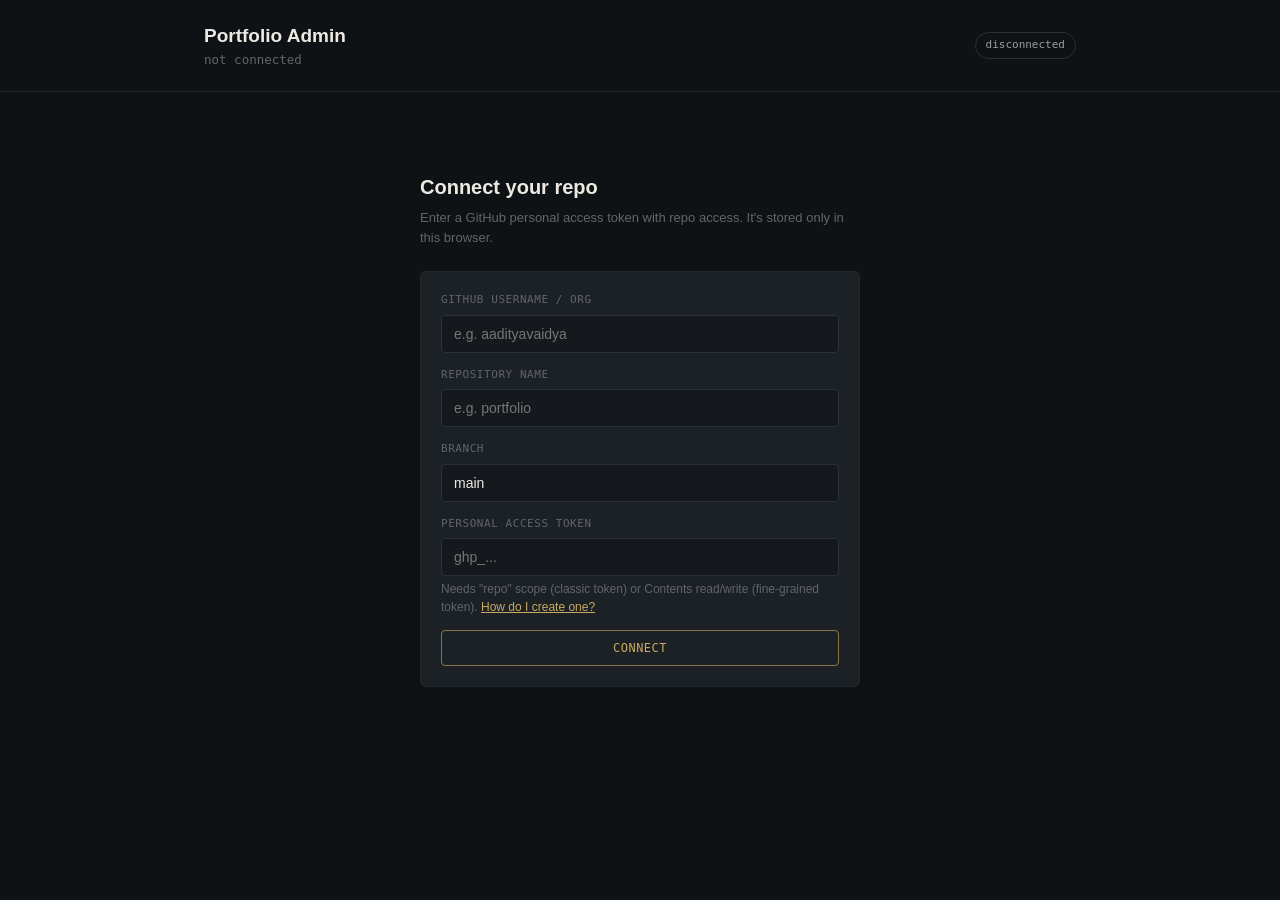
<file: admin.html>
<!DOCTYPE html>
<html lang="en">
<head>
<meta charset="UTF-8">
<meta name="viewport" content="width=device-width, initial-scale=1.0">
<title>Portfolio Admin</title>
<style>
:root{
  --bg:#0F1215; --bg-alt:#15191D; --bg-elev:#1C2126;
  --line:#2A3037; --line-soft:#22272C;
  --ink:#ECE9E2; --ink-dim:#9A9D9F; --ink-faint:#61656A;
  --brass:#C9A961; --brass-dim:#8A7346; --brass-glow:rgba(201,169,97,0.15);
  --danger:#E2574C; --danger-dim:#B23A3A; --ok:#7FBF8C;
  --sans:'Inter',-apple-system,sans-serif; --mono:'JetBrains Mono',monospace;
}
*{ margin:0; padding:0; box-sizing:border-box; }
body{ background:var(--bg); color:var(--ink); font-family:var(--sans); line-height:1.5; padding:0 0 80px; }
a{ color:inherit; }
.wrap{ max-width:920px; margin:0 auto; padding:0 24px; }
header.top{ border-bottom:1px solid var(--line-soft); padding:22px 0; margin-bottom:28px; }
header.top .wrap{ display:flex; align-items:center; justify-content:space-between; gap:16px; flex-wrap:wrap; }
h1{ font-size:19px; font-weight:600; }
.sub{ color:var(--ink-faint); font-size:12.5px; font-family:var(--mono); }
.pill{ font-family:var(--mono); font-size:11px; padding:4px 10px; border-radius:20px; border:1px solid var(--line); color:var(--ink-dim); }
.pill.ok{ border-color:var(--ok); color:var(--ok); }

.tabs{ display:flex; gap:6px; margin-bottom:24px; flex-wrap:wrap; border-bottom:1px solid var(--line-soft); }
.tab-btn{
  background:none; border:none; color:var(--ink-faint); font-family:var(--mono); font-size:12.5px;
  text-transform:uppercase; letter-spacing:0.04em; padding:10px 14px; cursor:pointer; border-bottom:2px solid transparent;
}
.tab-btn.active{ color:var(--brass); border-bottom-color:var(--brass); }
.tab-btn:hover{ color:var(--ink); }
.panel{ display:none; }
.panel.active{ display:block; }

.card{ background:var(--bg-elev); border:1px solid var(--line-soft); border-radius:6px; padding:20px; margin-bottom:16px; }
.card h3{ font-size:14px; font-weight:600; margin-bottom:14px; display:flex; align-items:center; justify-content:space-between; gap:8px; }
.field{ margin-bottom:14px; }
.field label{ display:block; font-family:var(--mono); font-size:11px; color:var(--ink-faint); text-transform:uppercase; letter-spacing:0.05em; margin-bottom:6px; }
.field input[type=text], .field input[type=url], .field input[type=email], .field input[type=password], .field textarea, .field select{
  width:100%; background:var(--bg-alt); border:1px solid var(--line); color:var(--ink); padding:10px 12px;
  border-radius:4px; font-family:var(--sans); font-size:14px;
}
.field textarea{ resize:vertical; min-height:64px; font-family:var(--sans); }
.field input:focus, .field textarea:focus, .field select:focus{ outline:none; border-color:var(--brass-dim); }
.row{ display:flex; gap:12px; flex-wrap:wrap; }
.row .field{ flex:1; min-width:140px; }

.btn{
  font-family:var(--mono); font-size:12px; text-transform:uppercase; letter-spacing:0.04em;
  padding:10px 16px; border-radius:4px; border:1px solid var(--brass-dim); color:var(--brass);
  background:none; cursor:pointer; transition:background .2s ease,color .2s ease; display:inline-flex; align-items:center; gap:6px;
}
.btn:hover{ background:var(--brass); color:#12151A; }
.btn.secondary{ border-color:var(--line); color:var(--ink-dim); }
.btn.secondary:hover{ background:var(--bg-alt); color:var(--ink); }
.btn.danger{ border-color:var(--danger-dim); color:var(--danger); }
.btn.danger:hover{ background:var(--danger); color:#12151A; }
.btn.small{ padding:6px 11px; font-size:11px; }
.btn:disabled{ opacity:0.45; cursor:not-allowed; }
.btn:disabled:hover{ background:none; color:var(--brass); }

.item-list{ display:flex; flex-direction:column; gap:10px; }
.item-row{ display:flex; gap:10px; align-items:flex-start; background:var(--bg-alt); border:1px solid var(--line-soft); border-radius:4px; padding:12px; }
.item-row .fields{ flex:1; display:flex; flex-direction:column; gap:8px; }
.item-row .fields .row{ margin:0; }
.item-actions{ display:flex; flex-direction:column; gap:6px; }

.thumb-row{ display:flex; align-items:center; gap:12px; margin-bottom:10px; }
.thumb{
  width:64px; height:64px; border-radius:4px; object-fit:cover; border:1px solid var(--line-soft);
  background:var(--bg); display:flex; align-items:center; justify-content:center; font-family:var(--mono); font-size:9px; color:var(--ink-faint); text-align:center;
}
.upload-btn{ font-family:var(--mono); font-size:11px; color:var(--brass-dim); cursor:pointer; text-decoration:underline; }
.upload-btn input{ display:none; }

.toast{
  position:fixed; bottom:24px; left:50%; transform:translateX(-50%) translateY(20px); opacity:0;
  background:var(--bg-elev); border:1px solid var(--line); color:var(--ink); padding:12px 20px; border-radius:6px;
  font-family:var(--mono); font-size:12.5px; transition:opacity .25s ease, transform .25s ease; pointer-events:none; z-index:100; max-width:520px; text-align:center;
}
.toast.show{ opacity:1; transform:translateX(-50%) translateY(0); }
.toast.error{ border-color:var(--danger-dim); color:var(--danger); }
.toast.ok{ border-color:var(--ok); color:var(--ok); }

.connect-screen{ max-width:440px; margin:80px auto; }
.connect-screen h2{ font-size:20px; margin-bottom:6px; }
.connect-screen p.hint{ color:var(--ink-faint); font-size:13px; margin-bottom:24px; }
.connect-screen .card{ margin-bottom:0; }
.hint{ color:var(--ink-faint); font-size:12px; margin-top:4px; }
.link{ color:var(--brass); text-decoration:underline; cursor:pointer; font-size:12px; }

.save-bar{
  position:sticky; bottom:0; background:var(--bg); border-top:1px solid var(--line-soft); padding:14px 0; margin-top:8px;
  display:flex; justify-content:flex-end; gap:10px;
}
.empty-note{ color:var(--ink-faint); font-size:13px; font-family:var(--mono); padding:12px 0; }
.status-tag{ font-family:var(--mono); font-size:10px; padding:2px 8px; border-radius:10px; border:1px solid var(--brass-dim); color:var(--brass); }
.status-tag.up{ border-color:var(--danger-dim); color:var(--danger); }
</style>
</head>
<body>

<div class="toast" id="toast"></div>

<header class="top">
  <div class="wrap">
    <div>
      <h1>Portfolio Admin</h1>
      <div class="sub" id="repoLabel">not connected</div>
    </div>
    <div style="display:flex; gap:10px; align-items:center;">
      <span class="pill" id="connPill">disconnected</span>
      <button class="btn secondary small" id="disconnectBtn" style="display:none;">Change repo</button>
    </div>
  </div>
</header>

<div class="wrap">

  <!-- CONNECT SCREEN -->
  <div id="connectScreen" class="connect-screen">
    <h2>Connect your repo</h2>
    <p class="hint">Enter a GitHub personal access token with repo access. It's stored only in this browser.</p>
    <div class="card">
      <div class="field">
        <label>GitHub username / org</label>
        <input type="text" id="cfgOwner" placeholder="e.g. aadityavaidya">
      </div>
      <div class="field">
        <label>Repository name</label>
        <input type="text" id="cfgRepo" placeholder="e.g. portfolio">
      </div>
      <div class="field">
        <label>Branch</label>
        <input type="text" id="cfgBranch" value="main">
      </div>
      <div class="field">
        <label>Personal access token</label>
        <input type="password" id="cfgToken" placeholder="ghp_...">
        <div class="hint">Needs "repo" scope (classic token) or Contents read/write (fine-grained token). <span class="link" id="tokenHelpLink">How do I create one?</span></div>
      </div>
      <button class="btn" id="connectBtn" style="width:100%; justify-content:center;">Connect</button>
    </div>
  </div>

  <!-- MAIN EDITOR (hidden until connected) -->
  <div id="editorScreen" style="display:none;">
    <div class="tabs">
      <button class="tab-btn active" data-tab="site">Site</button>
      <button class="tab-btn" data-tab="projects">Projects</button>
      <button class="tab-btn" data-tab="films">Films</button>
      <button class="tab-btn" data-tab="filmpage" id="filmPageTabBtn" style="display:none;">Film Page</button>
    </div>

    <div id="loadingNote" class="empty-note">Loading site data…</div>

    <!-- SITE TAB -->
    <div class="panel" id="panel-site">
      <div class="card">
        <h3>Hero &amp; header</h3>
        <div class="field"><label>Your name</label><input type="text" id="siteName"></div>
        <div class="row">
          <div class="field"><label>Role</label><input type="text" id="siteRole"></div>
        </div>
        <div class="field"><label>Hero tagline (after "I'm a &lt;role&gt;,")</label><textarea id="siteHeroTagline"></textarea></div>
      </div>

      <div class="card">
        <h3>About section <button class="btn small" id="addAboutBtn">+ Paragraph</button></h3>
        <div class="item-list" id="aboutList"></div>
      </div>

      <div class="card">
        <h3>Quick facts <button class="btn small" id="addFactBtn">+ Fact</button></h3>
        <div class="item-list" id="factsList"></div>
      </div>

      <div class="card">
        <h3>Skills <button class="btn small" id="addSkillGroupBtn">+ Group</button></h3>
        <div class="item-list" id="skillsList"></div>
      </div>

      <div class="card">
        <h3>Contact &amp; footer</h3>
        <div class="field"><label>Email</label><input type="email" id="siteEmail"></div>
        <div class="field"><label>Contact intro line</label><input type="text" id="siteContactBlurb"></div>
        <div class="field"><label>Footer name</label><input type="text" id="siteFooterName"></div>
      </div>

      <div class="card">
        <h3>Social links <button class="btn small" id="addSocialBtn">+ Link</button></h3>
        <div class="item-list" id="socialsList"></div>
      </div>

      <div class="save-bar">
        <button class="btn" id="saveSiteBtn">Save site changes</button>
      </div>
    </div>

    <!-- PROJECTS TAB -->
    <div class="panel" id="panel-projects">
      <div class="card">
        <h3>Projects <button class="btn small" id="addProjectBtn">+ Project</button></h3>
        <div class="item-list" id="projectsList"></div>
      </div>
      <div class="save-bar">
        <button class="btn" id="saveProjectsBtn">Save project changes</button>
      </div>
    </div>

    <!-- FILMS TAB -->
    <div class="panel" id="panel-films">
      <div class="card">
        <h3>Short films <button class="btn small" id="addFilmBtn">+ Film</button></h3>
        <p class="hint" style="margin-bottom:12px;">Adding a film creates its own page automatically. Deleting a film here only removes it from this list — its page file stays in the repo.</p>
        <div class="item-list" id="filmsList"></div>
      </div>
      <div class="save-bar">
        <button class="btn" id="saveFilmsBtn">Save film list</button>
      </div>
    </div>

    <!-- FILM PAGE TAB -->
    <div class="panel" id="panel-filmpage">
      <div id="filmPageContent"></div>
    </div>
  </div>
</div>

<script>
/* =========================================================
   CONFIG / GITHUB API
   ========================================================= */
const CFG_KEY = 'portfolioAdminConfig';
function getConfig(){ try{ return JSON.parse(localStorage.getItem(CFG_KEY)); }catch(e){ return null; } }
function saveConfig(cfg){ localStorage.setItem(CFG_KEY, JSON.stringify(cfg)); }
function clearConfig(){ localStorage.removeItem(CFG_KEY); }

function apiBase(){ const c = getConfig(); return `https://api.github.com/repos/${c.owner}/${c.repo}`; }
function authHeaders(){ const c = getConfig(); return { 'Authorization': `token ${c.token}`, 'Accept':'application/vnd.github+json' }; }

async function ghGetFile(path){
  const c = getConfig();
  const res = await fetch(`${apiBase()}/contents/${encodeURIComponent(path)}?ref=${encodeURIComponent(c.branch)}`, { headers: authHeaders() });
  if (res.status === 404) return null;
  if (!res.ok) throw new Error(`Couldn't read ${path} (${res.status}). ${await safeErr(res)}`);
  return res.json();
}
async function safeErr(res){ try{ const j = await res.json(); return j.message || ''; }catch(e){ return ''; } }

function b64ToUtf8(b64){
  const bin = atob(b64.replace(/\n/g,''));
  const bytes = new Uint8Array(bin.length);
  for (let i=0;i<bin.length;i++) bytes[i] = bin.charCodeAt(i);
  return new TextDecoder('utf-8').decode(bytes);
}
function utf8ToB64(str){
  const bytes = new TextEncoder().encode(str);
  let bin = '';
  bytes.forEach(b => bin += String.fromCharCode(b));
  return btoa(bin);
}

async function ghGetText(path){
  const f = await ghGetFile(path);
  if (!f) return null;
  return { text: b64ToUtf8(f.content), sha: f.sha };
}

async function ghPut(path, base64Content, message, sha){
  const c = getConfig();
  const body = { message, content: base64Content, branch: c.branch };
  if (sha) body.sha = sha;
  const res = await fetch(`${apiBase()}/contents/${encodeURIComponent(path)}`, {
    method:'PUT', headers: { ...authHeaders(), 'Content-Type':'application/json' }, body: JSON.stringify(body)
  });
  if (!res.ok) throw new Error(`Couldn't save ${path} (${res.status}). ${await safeErr(res)}`);
  return res.json();
}
async function ghPutText(path, text, message, sha){ return ghPut(path, utf8ToB64(text), message, sha); }

/* =========================================================
   MARKER-BASED DATA BLOCK HELPERS
   ========================================================= */
function extractBetween(text, startMarker, endMarker){
  const s = text.indexOf(startMarker);
  const e = text.indexOf(endMarker);
  if (s === -1 || e === -1) throw new Error(`Missing marker ${startMarker} — this file wasn't set up for the admin panel.`);
  return { before: text.slice(0, s + startMarker.length), inner: text.slice(s + startMarker.length, e), after: text.slice(e) };
}
function parseDataObject(inner, varName){
  const m = inner.match(new RegExp('const\\s+' + varName + '\\s*=\\s*([\\s\\S]*?);\\s*$'));
  if (!m) throw new Error(`Couldn't find the ${varName} object.`);
  return new Function('return (' + m[1] + ')')();
}
function buildDataBlock(varName, obj){
  return `\nconst ${varName} = ${JSON.stringify(obj, null, 2)};\n`;
}

/* =========================================================
   TOAST
   ========================================================= */
const toastEl = document.getElementById('toast');
let toastTimer;
function toast(msg, kind){
  toastEl.textContent = msg;
  toastEl.className = 'toast show' + (kind ? ' ' + kind : '');
  clearTimeout(toastTimer);
  toastTimer = setTimeout(() => toastEl.classList.remove('show'), 3200);
}

/* =========================================================
   STATE
   ========================================================= */
const state = {
  indexText: null, indexSha: null, site: null,
  filmPages: {}   // path -> { text, sha, data }
};

function slugify(str){
  return str.toLowerCase().trim().replace(/[^a-z0-9]+/g, '-').replace(/(^-|-$)/g, '') || 'untitled';
}

/* =========================================================
   CONNECT FLOW
   ========================================================= */
const connectScreen = document.getElementById('connectScreen');
const editorScreen = document.getElementById('editorScreen');
const connPill = document.getElementById('connPill');
const repoLabel = document.getElementById('repoLabel');
const disconnectBtn = document.getElementById('disconnectBtn');

document.getElementById('tokenHelpLink').addEventListener('click', () => {
  window.open('https://github.com/settings/tokens/new?description=Portfolio%20Admin&scopes=repo', '_blank');
});

document.getElementById('connectBtn').addEventListener('click', async () => {
  const owner = document.getElementById('cfgOwner').value.trim();
  const repo = document.getElementById('cfgRepo').value.trim();
  const branch = document.getElementById('cfgBranch').value.trim() || 'main';
  const token = document.getElementById('cfgToken').value.trim();
  if (!owner || !repo || !token){ toast('Fill in owner, repo, and token.', 'error'); return; }
  saveConfig({ owner, repo, branch, token });
  await tryConnect();
});

disconnectBtn.addEventListener('click', () => {
  clearConfig();
  editorScreen.style.display = 'none';
  connectScreen.style.display = 'block';
  disconnectBtn.style.display = 'none';
  connPill.textContent = 'disconnected';
  connPill.className = 'pill';
  repoLabel.textContent = 'not connected';
});

async function tryConnect(){
  const c = getConfig();
  if (!c) return;
  document.getElementById('cfgOwner').value = c.owner || '';
  document.getElementById('cfgRepo').value = c.repo || '';
  document.getElementById('cfgBranch').value = c.branch || 'main';
  try {
    const res = await fetch(`${apiBase()}`, { headers: authHeaders() });
    if (!res.ok) throw new Error(res.status === 404 ? 'Repo not found — check owner/repo name.' : `Auth failed (${res.status}). Check your token.`);
    connPill.textContent = 'connected';
    connPill.className = 'pill ok';
    repoLabel.textContent = `${c.owner}/${c.repo} @ ${c.branch}`;
    disconnectBtn.style.display = 'inline-flex';
    connectScreen.style.display = 'none';
    editorScreen.style.display = 'block';
    await loadEverything();
  } catch (e) {
    toast(e.message, 'error');
  }
}

/* =========================================================
   TABS
   ========================================================= */
document.querySelectorAll('.tab-btn').forEach(btn => {
  btn.addEventListener('click', () => {
    document.querySelectorAll('.tab-btn').forEach(b => b.classList.remove('active'));
    document.querySelectorAll('.panel').forEach(p => p.classList.remove('active'));
    btn.classList.add('active');
    document.getElementById('panel-' + btn.dataset.tab).classList.add('active');
  });
});
function goToTab(name){
  document.querySelector(`.tab-btn[data-tab="${name}"]`).click();
}

/* =========================================================
   LOAD
   ========================================================= */
async function loadEverything(){
  const loadingNote = document.getElementById('loadingNote');
  loadingNote.style.display = 'block';
  try {
    const { text, sha } = await ghGetText('index.html');
    state.indexText = text;
    state.indexSha = sha;
    const parts = extractBetween(text, '/* SITE_DATA_START */', '/* SITE_DATA_END */');
    state.site = parseDataObject(parts.inner, 'site');
    renderSiteTab();
    renderProjectsTab();
    renderFilmsTab();
    loadingNote.style.display = 'none';
  } catch (e) {
    loadingNote.textContent = e.message;
    toast(e.message, 'error');
  }
}

/* =========================================================
   IMAGE UPLOAD
   ========================================================= */
function makeUploadInput(onDone){
  const input = document.createElement('input');
  input.type = 'file';
  input.accept = 'image/*';
  input.addEventListener('change', async () => {
    const file = input.files[0];
    if (!file) return;
    toast('Uploading image…');
    try {
      const path = await uploadImage(file);
      toast('Image uploaded.', 'ok');
      onDone(path);
    } catch (e) {
      toast(e.message, 'error');
    }
  });
  return input;
}
function uploadImage(file){
  return new Promise((resolve, reject) => {
    const reader = new FileReader();
    reader.onload = async () => {
      try {
        const base64 = reader.result.split(',')[1];
        const safeName = file.name.replace(/[^a-zA-Z0-9._-]/g, '_');
        const path = `images/${Date.now()}_${safeName}`;
        await ghPut(path, base64, `Upload image ${safeName}`, null);
        resolve(path);
      } catch (e) { reject(e); }
    };
    reader.onerror = () => reject(new Error("Couldn't read that image file."));
    reader.readAsDataURL(file);
  });
}
function thumbEl(imagePath){
  const el = document.createElement(imagePath ? 'img' : 'div');
  el.className = 'thumb';
  if (imagePath) { el.src = imagePath; } else { el.textContent = 'no image'; }
  return el;
}

/* =========================================================
   SITE TAB
   ========================================================= */
function bindText(id, obj, key){
  const el = document.getElementById(id);
  el.value = obj[key] || '';
  el.addEventListener('input', () => { obj[key] = el.value; });
}
function renderSiteTab(){
  const s = state.site;
  bindText('siteName', s, 'name');
  bindText('siteRole', s, 'role');
  bindText('siteHeroTagline', s, 'heroTagline');
  bindText('siteEmail', s, 'email');
  bindText('siteContactBlurb', s, 'contactBlurb');
  bindText('siteFooterName', s, 'footerName');
  renderAboutList();
  renderFactsList();
  renderSkillsList();
  renderSocialsList();
}

function renderAboutList(){
  const wrap = document.getElementById('aboutList');
  wrap.innerHTML = '';
  if (!state.site.about.length) wrap.innerHTML = '<div class="empty-note">No paragraphs yet.</div>';
  state.site.about.forEach((text, i) => {
    const row = document.createElement('div');
    row.className = 'item-row';
    const fields = document.createElement('div');
    fields.className = 'fields';
    const ta = document.createElement('textarea');
    ta.value = text;
    ta.addEventListener('input', () => { state.site.about[i] = ta.value; });
    fields.appendChild(ta);
    const actions = document.createElement('div');
    actions.className = 'item-actions';
    const del = document.createElement('button');
    del.className = 'btn danger small'; del.textContent = 'Remove';
    del.addEventListener('click', () => { state.site.about.splice(i, 1); renderAboutList(); });
    actions.appendChild(del);
    row.appendChild(fields); row.appendChild(actions);
    wrap.appendChild(row);
  });
}
document.getElementById('addAboutBtn').addEventListener('click', () => { state.site.about.push(''); renderAboutList(); });

function renderFactsList(){
  const wrap = document.getElementById('factsList');
  wrap.innerHTML = '';
  if (!state.site.facts.length) wrap.innerHTML = '<div class="empty-note">No facts yet.</div>';
  state.site.facts.forEach((f, i) => {
    const row = document.createElement('div'); row.className = 'item-row';
    const fields = document.createElement('div'); fields.className = 'fields';
    const rowInner = document.createElement('div'); rowInner.className = 'row';
    const labelField = document.createElement('div'); labelField.className = 'field';
    labelField.innerHTML = '<label>Label</label>';
    const labelInput = document.createElement('input'); labelInput.type = 'text'; labelInput.value = f.label;
    labelInput.addEventListener('input', () => { f.label = labelInput.value; });
    labelField.appendChild(labelInput);
    const valueField = document.createElement('div'); valueField.className = 'field';
    valueField.innerHTML = '<label>Value</label>';
    const valueInput = document.createElement('input'); valueInput.type = 'text'; valueInput.value = f.value;
    valueInput.addEventListener('input', () => { f.value = valueInput.value; });
    valueField.appendChild(valueInput);
    rowInner.appendChild(labelField); rowInner.appendChild(valueField);
    fields.appendChild(rowInner);
    const actions = document.createElement('div'); actions.className = 'item-actions';
    const del = document.createElement('button'); del.className = 'btn danger small'; del.textContent = 'Remove';
    del.addEventListener('click', () => { state.site.facts.splice(i, 1); renderFactsList(); });
    actions.appendChild(del);
    row.appendChild(fields); row.appendChild(actions);
    wrap.appendChild(row);
  });
}
document.getElementById('addFactBtn').addEventListener('click', () => { state.site.facts.push({ label:'', value:'' }); renderFactsList(); });

function renderSkillsList(){
  const wrap = document.getElementById('skillsList');
  wrap.innerHTML = '';
  const cats = Object.keys(state.site.skills);
  if (!cats.length) wrap.innerHTML = '<div class="empty-note">No skill groups yet.</div>';
  cats.forEach((cat) => {
    const row = document.createElement('div'); row.className = 'item-row';
    const fields = document.createElement('div'); fields.className = 'fields';
    const rowInner = document.createElement('div'); rowInner.className = 'row';
    const catField = document.createElement('div'); catField.className = 'field';
    catField.innerHTML = '<label>Group name</label>';
    const catInput = document.createElement('input'); catInput.type = 'text'; catInput.value = cat;
    catInput.addEventListener('change', () => {
      const newName = catInput.value.trim() || cat;
      if (newName !== cat && !state.site.skills[newName]) {
        state.site.skills[newName] = state.site.skills[cat];
        delete state.site.skills[cat];
        renderSkillsList();
      }
    });
    catField.appendChild(catInput);
    const tagsField = document.createElement('div'); tagsField.className = 'field';
    tagsField.innerHTML = '<label>Skills (comma-separated)</label>';
    const tagsInput = document.createElement('input'); tagsInput.type = 'text';
    tagsInput.value = state.site.skills[cat].join(', ');
    tagsInput.addEventListener('input', () => {
      state.site.skills[cat] = tagsInput.value.split(',').map(t => t.trim()).filter(Boolean);
    });
    tagsField.appendChild(tagsInput);
    rowInner.appendChild(catField); rowInner.appendChild(tagsField);
    fields.appendChild(rowInner);
    const actions = document.createElement('div'); actions.className = 'item-actions';
    const del = document.createElement('button'); del.className = 'btn danger small'; del.textContent = 'Remove';
    del.addEventListener('click', () => { delete state.site.skills[cat]; renderSkillsList(); });
    actions.appendChild(del);
    row.appendChild(fields); row.appendChild(actions);
    wrap.appendChild(row);
  });
}
document.getElementById('addSkillGroupBtn').addEventListener('click', () => {
  let name = 'New Group', n = 1;
  while (state.site.skills[name]) { n++; name = 'New Group ' + n; }
  state.site.skills[name] = [];
  renderSkillsList();
});

function renderSocialsList(){
  const wrap = document.getElementById('socialsList');
  wrap.innerHTML = '';
  if (!state.site.socials.length) wrap.innerHTML = '<div class="empty-note">No social links yet.</div>';
  state.site.socials.forEach((s, i) => {
    const row = document.createElement('div'); row.className = 'item-row';
    const fields = document.createElement('div'); fields.className = 'fields';
    const rowInner = document.createElement('div'); rowInner.className = 'row';
    const labelField = document.createElement('div'); labelField.className = 'field';
    labelField.innerHTML = '<label>Label</label>';
    const labelInput = document.createElement('input'); labelInput.type = 'text'; labelInput.value = s.label;
    labelInput.addEventListener('input', () => { s.label = labelInput.value; });
    labelField.appendChild(labelInput);
    const urlField = document.createElement('div'); urlField.className = 'field';
    urlField.innerHTML = '<label>URL</label>';
    const urlInput = document.createElement('input'); urlInput.type = 'text'; urlInput.value = s.url;
    urlInput.addEventListener('input', () => { s.url = urlInput.value; });
    urlField.appendChild(urlInput);
    rowInner.appendChild(labelField); rowInner.appendChild(urlField);
    fields.appendChild(rowInner);
    const actions = document.createElement('div'); actions.className = 'item-actions';
    const del = document.createElement('button'); del.className = 'btn danger small'; del.textContent = 'Remove';
    del.addEventListener('click', () => { state.site.socials.splice(i, 1); renderSocialsList(); });
    actions.appendChild(del);
    row.appendChild(fields); row.appendChild(actions);
    wrap.appendChild(row);
  });
}
document.getElementById('addSocialBtn').addEventListener('click', () => { state.site.socials.push({ label:'', url:'' }); renderSocialsList(); });

document.getElementById('saveSiteBtn').addEventListener('click', () => saveSite());
async function saveSite(){
  const btn = document.getElementById('saveSiteBtn');
  btn.disabled = true; toast('Saving…');
  try {
    const parts = extractBetween(state.indexText, '/* SITE_DATA_START */', '/* SITE_DATA_END */');
    const newText = parts.before + buildDataBlock('site', state.site) + parts.after;
    const result = await ghPutText('index.html', newText, 'Update site content via admin', state.indexSha);
    state.indexText = newText;
    state.indexSha = result.content.sha;
    toast('Site changes saved and live.', 'ok');
  } catch (e) { toast(e.message, 'error'); }
  btn.disabled = false;
}

/* =========================================================
   PROJECTS TAB
   ========================================================= */
function renderProjectsTab(){
  const wrap = document.getElementById('projectsList');
  wrap.innerHTML = '';
  if (!state.site.projects.length) wrap.innerHTML = '<div class="empty-note">No projects yet.</div>';
  state.site.projects.forEach((p, i) => {
    const card = document.createElement('div'); card.className = 'card'; card.style.marginBottom = '10px';
    const thumbRow = document.createElement('div'); thumbRow.className = 'thumb-row';
    const thumb = thumbEl(p.image);
    const uploadLabel = document.createElement('label'); uploadLabel.className = 'upload-btn'; uploadLabel.textContent = p.image ? 'Replace image' : 'Upload image';
    const input = makeUploadInput((path) => { p.image = path; renderProjectsTab(); });
    uploadLabel.appendChild(input);
    thumbRow.appendChild(thumb); thumbRow.appendChild(uploadLabel);
    if (p.image) {
      const clear = document.createElement('span'); clear.className = 'upload-btn'; clear.textContent = 'Remove image'; clear.style.marginLeft = '10px';
      clear.addEventListener('click', () => { p.image = null; renderProjectsTab(); });
      thumbRow.appendChild(clear);
    }
    card.appendChild(thumbRow);

    const rowInner = document.createElement('div'); rowInner.className = 'row';
    rowInner.appendChild(fieldInput('Title', p.title, v => p.title = v));
    rowInner.appendChild(fieldInput('Tags (comma-separated)', p.tags.join(', '), v => p.tags = v.split(',').map(t=>t.trim()).filter(Boolean)));
    card.appendChild(rowInner);

    card.appendChild(fieldTextarea('Description', p.description, v => p.description = v));
    card.appendChild(fieldInput('Link', p.link, v => p.link = v));

    const del = document.createElement('button'); del.className = 'btn danger small'; del.textContent = 'Delete project'; del.style.marginTop = '6px';
    del.addEventListener('click', () => { state.site.projects.splice(i, 1); renderProjectsTab(); });
    card.appendChild(del);

    wrap.appendChild(card);
  });
}
document.getElementById('addProjectBtn').addEventListener('click', () => {
  state.site.projects.push({ title:'New Project', tags:[], description:'', link:'', image:null });
  renderProjectsTab();
});
document.getElementById('saveProjectsBtn').addEventListener('click', () => saveSite());

function fieldInput(labelText, value, onChange){
  const f = document.createElement('div'); f.className = 'field';
  const label = document.createElement('label'); label.textContent = labelText;
  const input = document.createElement('input'); input.type = 'text'; input.value = value;
  input.addEventListener('input', () => onChange(input.value));
  f.appendChild(label); f.appendChild(input);
  return f;
}
function fieldTextarea(labelText, value, onChange){
  const f = document.createElement('div'); f.className = 'field';
  const label = document.createElement('label'); label.textContent = labelText;
  const ta = document.createElement('textarea'); ta.value = value;
  ta.addEventListener('input', () => onChange(ta.value));
  f.appendChild(label); f.appendChild(ta);
  return f;
}
function fieldSelect(labelText, value, options, onChange){
  const f = document.createElement('div'); f.className = 'field';
  const label = document.createElement('label'); label.textContent = labelText;
  const sel = document.createElement('select');
  options.forEach(opt => {
    const o = document.createElement('option'); o.value = opt; o.textContent = opt;
    if (opt === value) o.selected = true;
    sel.appendChild(o);
  });
  if (!options.includes(value)) {
    const o = document.createElement('option'); o.value = value; o.textContent = value + ' (custom)'; o.selected = true;
    sel.insertBefore(o, sel.firstChild);
  }
  sel.addEventListener('change', () => onChange(sel.value));
  f.appendChild(label); f.appendChild(sel);
  return f;
}

/* =========================================================
   FILMS TAB
   ========================================================= */
function renderFilmsTab(){
  const wrap = document.getElementById('filmsList');
  wrap.innerHTML = '';
  if (!state.site.films.length) wrap.innerHTML = '<div class="empty-note">No films yet.</div>';
  state.site.films.forEach((f, i) => {
    const card = document.createElement('div'); card.className = 'card'; card.style.marginBottom = '10px';
    const thumbRow = document.createElement('div'); thumbRow.className = 'thumb-row';
    const thumb = thumbEl(f.image);
    const uploadLabel = document.createElement('label'); uploadLabel.className = 'upload-btn'; uploadLabel.textContent = f.image ? 'Replace image' : 'Upload image';
    const input = makeUploadInput((path) => { f.image = path; renderFilmsTab(); });
    uploadLabel.appendChild(input);
    thumbRow.appendChild(thumb); thumbRow.appendChild(uploadLabel);
    if (f.image) {
      const clear = document.createElement('span'); clear.className = 'upload-btn'; clear.textContent = 'Remove image'; clear.style.marginLeft = '10px';
      clear.addEventListener('click', () => { f.image = null; renderFilmsTab(); });
      thumbRow.appendChild(clear);
    }
    card.appendChild(thumbRow);

    const rowInner = document.createElement('div'); rowInner.className = 'row';
    rowInner.appendChild(fieldInput('Title', f.title, v => f.title = v));
    rowInner.appendChild(fieldInput('Date', f.date, v => f.date = v));
    rowInner.appendChild(fieldSelect('Status', f.status, ['Released','Upcoming','In Progress'], v => f.status = v));
    card.appendChild(rowInner);

    const linkRow = document.createElement('div'); linkRow.className = 'row';
    linkRow.appendChild(fieldInput('Page file', f.link, v => f.link = v));
    card.appendChild(linkRow);

    const actionsRow = document.createElement('div'); actionsRow.style.display = 'flex'; actionsRow.style.gap = '8px'; actionsRow.style.marginTop = '6px';
    const editPageBtn = document.createElement('button'); editPageBtn.className = 'btn small'; editPageBtn.textContent = 'Edit page content →';
    editPageBtn.addEventListener('click', () => openFilmPage(f.link, f.title));
    const del = document.createElement('button'); del.className = 'btn danger small'; del.textContent = 'Delete from list';
    del.addEventListener('click', () => { state.site.films.splice(i, 1); renderFilmsTab(); });
    actionsRow.appendChild(editPageBtn); actionsRow.appendChild(del);
    card.appendChild(actionsRow);

    wrap.appendChild(card);
  });
}
document.getElementById('saveFilmsBtn').addEventListener('click', () => saveSite());

document.getElementById('addFilmBtn').addEventListener('click', async () => {
  const title = prompt('Title of the new short film?');
  if (!title) return;
  const slug = slugify(title);
  const link = slug + '.html';
  const existing = state.site.films.find(f => f.link === link);
  if (existing) { toast('A film with that page name already exists.', 'error'); return; }
  const btn = document.getElementById('addFilmBtn');
  btn.disabled = true; toast('Creating film page…');
  try {
    const already = await ghGetFile(link);
    if (already) { toast(`${link} already exists in the repo — pick a different title.`, 'error'); btn.disabled = false; return; }
    const filmData = {
      title, status: 'Upcoming', date: 'TBD',
      role: 'EDIT ME — e.g. Director / Animator',
      format: 'EDIT ME — e.g. Short film, 2D/3D animation',
      poster: null,
      synopsis: ['EDIT ME — a short paragraph on the story or concept.', 'EDIT ME — a second paragraph on process, tools, or timeline.'],
      stills: [null, null, null],
      credits: [{role:'Direction',value:'EDIT ME'},{role:'Animation',value:'EDIT ME'},{role:'Sound',value:'EDIT ME'},{role:'Runtime',value:'EDIT ME'}]
    };
    const html = atob(NEW_FILM_TEMPLATE_B64).replace('__FILM_DATA_JSON__', JSON.stringify(filmData, null, 2));
    const result = await ghPutText(link, html, `Add short film page: ${title}`, null);
    state.filmPages[link] = { text: html, sha: result.content.sha, data: filmData };
    state.site.films.push({ title, date: 'TBD', status: 'Upcoming', link, image: null });
    renderFilmsTab();
    toast('Film page created. Don\'t forget to save the film list.', 'ok');
  } catch (e) { toast(e.message, 'error'); }
  btn.disabled = false;
});

/* =========================================================
   FILM PAGE TAB
   ========================================================= */
async function openFilmPage(path, titleHint){
  const container = document.getElementById('filmPageContent');
  container.innerHTML = '<div class="empty-note">Loading ' + path + '…</div>';
  document.getElementById('filmPageTabBtn').style.display = 'inline-flex';
  goToTab('filmpage');
  try {
    let entry = state.filmPages[path];
    if (!entry) {
      const loaded = await ghGetText(path);
      if (!loaded) throw new Error(`Couldn't find ${path} in the repo.`);
      const parts = extractBetween(loaded.text, '/* FILM_DATA_START */', '/* FILM_DATA_END */');
      const data = parseDataObject(parts.inner, 'filmData');
      entry = { text: loaded.text, sha: loaded.sha, data };
      state.filmPages[path] = entry;
    }
    renderFilmPage(path);
  } catch (e) {
    container.innerHTML = `<div class="empty-note">${e.message}</div>`;
    toast(e.message, 'error');
  }
}

function renderFilmPage(path){
  const entry = state.filmPages[path];
  const d = entry.data;
  const container = document.getElementById('filmPageContent');
  container.innerHTML = '';

  const header = document.createElement('div'); header.className = 'card';
  header.innerHTML = `<h3>Editing: ${d.title} <span class="sub" style="font-weight:400;">(${path})</span></h3>`;
  const rowInner = document.createElement('div'); rowInner.className = 'row';
  rowInner.appendChild(fieldInput('Title', d.title, v => d.title = v));
  rowInner.appendChild(fieldInput('Date', d.date, v => d.date = v));
  rowInner.appendChild(fieldSelect('Status', d.status, ['Released','Upcoming','In Progress'], v => d.status = v));
  header.appendChild(rowInner);
  const rowInner2 = document.createElement('div'); rowInner2.className = 'row';
  rowInner2.appendChild(fieldInput('Role (e.g. Director)', d.role, v => d.role = v));
  rowInner2.appendChild(fieldInput('Format', d.format, v => d.format = v));
  header.appendChild(rowInner2);
  container.appendChild(header);

  const posterCard = document.createElement('div'); posterCard.className = 'card';
  posterCard.innerHTML = '<h3>Poster</h3>';
  const posterRow = document.createElement('div'); posterRow.className = 'thumb-row';
  const posterThumb = thumbEl(d.poster);
  const posterUpload = document.createElement('label'); posterUpload.className = 'upload-btn'; posterUpload.textContent = d.poster ? 'Replace poster' : 'Upload poster';
  const posterInput = makeUploadInput((p) => { d.poster = p; renderFilmPage(path); });
  posterUpload.appendChild(posterInput);
  posterRow.appendChild(posterThumb); posterRow.appendChild(posterUpload);
  if (d.poster) {
    const clear = document.createElement('span'); clear.className = 'upload-btn'; clear.textContent = 'Remove'; clear.style.marginLeft = '10px';
    clear.addEventListener('click', () => { d.poster = null; renderFilmPage(path); });
    posterRow.appendChild(clear);
  }
  posterCard.appendChild(posterRow);
  container.appendChild(posterCard);

  const synCard = document.createElement('div'); synCard.className = 'card';
  const synHeader = document.createElement('h3'); synHeader.textContent = 'Synopsis';
  const addSynBtn = document.createElement('button'); addSynBtn.className = 'btn small'; addSynBtn.textContent = '+ Paragraph';
  addSynBtn.addEventListener('click', () => { d.synopsis.push(''); renderFilmPage(path); });
  synHeader.appendChild(addSynBtn);
  synCard.appendChild(synHeader);
  d.synopsis.forEach((t, i) => {
    const row = document.createElement('div'); row.className = 'item-row';
    const fields = document.createElement('div'); fields.className = 'fields';
    const ta = document.createElement('textarea'); ta.value = t;
    ta.addEventListener('input', () => { d.synopsis[i] = ta.value; });
    fields.appendChild(ta);
    const actions = document.createElement('div'); actions.className = 'item-actions';
    const del = document.createElement('button'); del.className = 'btn danger small'; del.textContent = 'Remove';
    del.addEventListener('click', () => { d.synopsis.splice(i, 1); renderFilmPage(path); });
    actions.appendChild(del);
    row.appendChild(fields); row.appendChild(actions);
    synCard.appendChild(row);
  });
  container.appendChild(synCard);

  const stillsCard = document.createElement('div'); stillsCard.className = 'card';
  stillsCard.innerHTML = '<h3>Stills</h3>';
  while (d.stills.length < 3) d.stills.push(null);
  const stillsRow = document.createElement('div'); stillsRow.style.display = 'flex'; stillsRow.style.gap = '16px'; stillsRow.style.flexWrap = 'wrap';
  d.stills.forEach((src, i) => {
    const col = document.createElement('div');
    const thumb = thumbEl(src); thumb.style.width = '96px'; thumb.style.height = '72px';
    col.appendChild(thumb);
    const uploadLabel = document.createElement('label'); uploadLabel.className = 'upload-btn'; uploadLabel.style.display = 'block'; uploadLabel.style.marginTop = '6px';
    uploadLabel.textContent = src ? 'Replace' : 'Upload';
    const input = makeUploadInput((p) => { d.stills[i] = p; renderFilmPage(path); });
    uploadLabel.appendChild(input);
    col.appendChild(uploadLabel);
    if (src) {
      const clear = document.createElement('span'); clear.className = 'upload-btn'; clear.style.display = 'block'; clear.textContent = 'Remove';
      clear.addEventListener('click', () => { d.stills[i] = null; renderFilmPage(path); });
      col.appendChild(clear);
    }
    stillsRow.appendChild(col);
  });
  stillsCard.appendChild(stillsRow);
  container.appendChild(stillsCard);

  const creditsCard = document.createElement('div'); creditsCard.className = 'card';
  const creditsHeader = document.createElement('h3'); creditsHeader.textContent = 'Credits';
  const addCreditBtn = document.createElement('button'); addCreditBtn.className = 'btn small'; addCreditBtn.textContent = '+ Credit';
  addCreditBtn.addEventListener('click', () => { d.credits.push({role:'',value:''}); renderFilmPage(path); });
  creditsHeader.appendChild(addCreditBtn);
  creditsCard.appendChild(creditsHeader);
  d.credits.forEach((c, i) => {
    const row = document.createElement('div'); row.className = 'item-row';
    const fields = document.createElement('div'); fields.className = 'fields';
    const rowInner3 = document.createElement('div'); rowInner3.className = 'row';
    rowInner3.appendChild(fieldInput('Role', c.role, v => c.role = v));
    rowInner3.appendChild(fieldInput('Value', c.value, v => c.value = v));
    fields.appendChild(rowInner3);
    const actions = document.createElement('div'); actions.className = 'item-actions';
    const del = document.createElement('button'); del.className = 'btn danger small'; del.textContent = 'Remove';
    del.addEventListener('click', () => { d.credits.splice(i, 1); renderFilmPage(path); });
    actions.appendChild(del);
    row.appendChild(fields); row.appendChild(actions);
    creditsCard.appendChild(row);
  });
  container.appendChild(creditsCard);

  const saveBar = document.createElement('div'); saveBar.className = 'save-bar';
  const backBtn = document.createElement('button'); backBtn.className = 'btn secondary'; backBtn.textContent = '← Back to Films';
  backBtn.addEventListener('click', () => goToTab('films'));
  const saveBtn = document.createElement('button'); saveBtn.className = 'btn'; saveBtn.textContent = 'Save this page';
  saveBtn.addEventListener('click', () => saveFilmPage(path));
  saveBar.appendChild(backBtn); saveBar.appendChild(saveBtn);
  container.appendChild(saveBar);
}

async function saveFilmPage(path){
  const entry = state.filmPages[path];
  toast('Saving…');
  try {
    const parts = extractBetween(entry.text, '/* FILM_DATA_START */', '/* FILM_DATA_END */');
    const newText = parts.before + buildDataBlock('filmData', entry.data) + parts.after;
    const result = await ghPutText(path, newText, `Update film page: ${entry.data.title}`, entry.sha);
    entry.text = newText;
    entry.sha = result.content.sha;
    toast('Film page saved and live.', 'ok');
  } catch (e) { toast(e.message, 'error'); }
}

/* =========================================================
   NEW FILM PAGE TEMPLATE (base64-encoded HTML skeleton)
   ========================================================= */
const NEW_FILM_TEMPLATE_B64 = "[base64]";

/* =========================================================
   INIT
   ========================================================= */
(function init(){
  const c = getConfig();
  if (c && c.owner && c.repo && c.token) { tryConnect(); }
})();
</script>
</body>
</html>
</file>
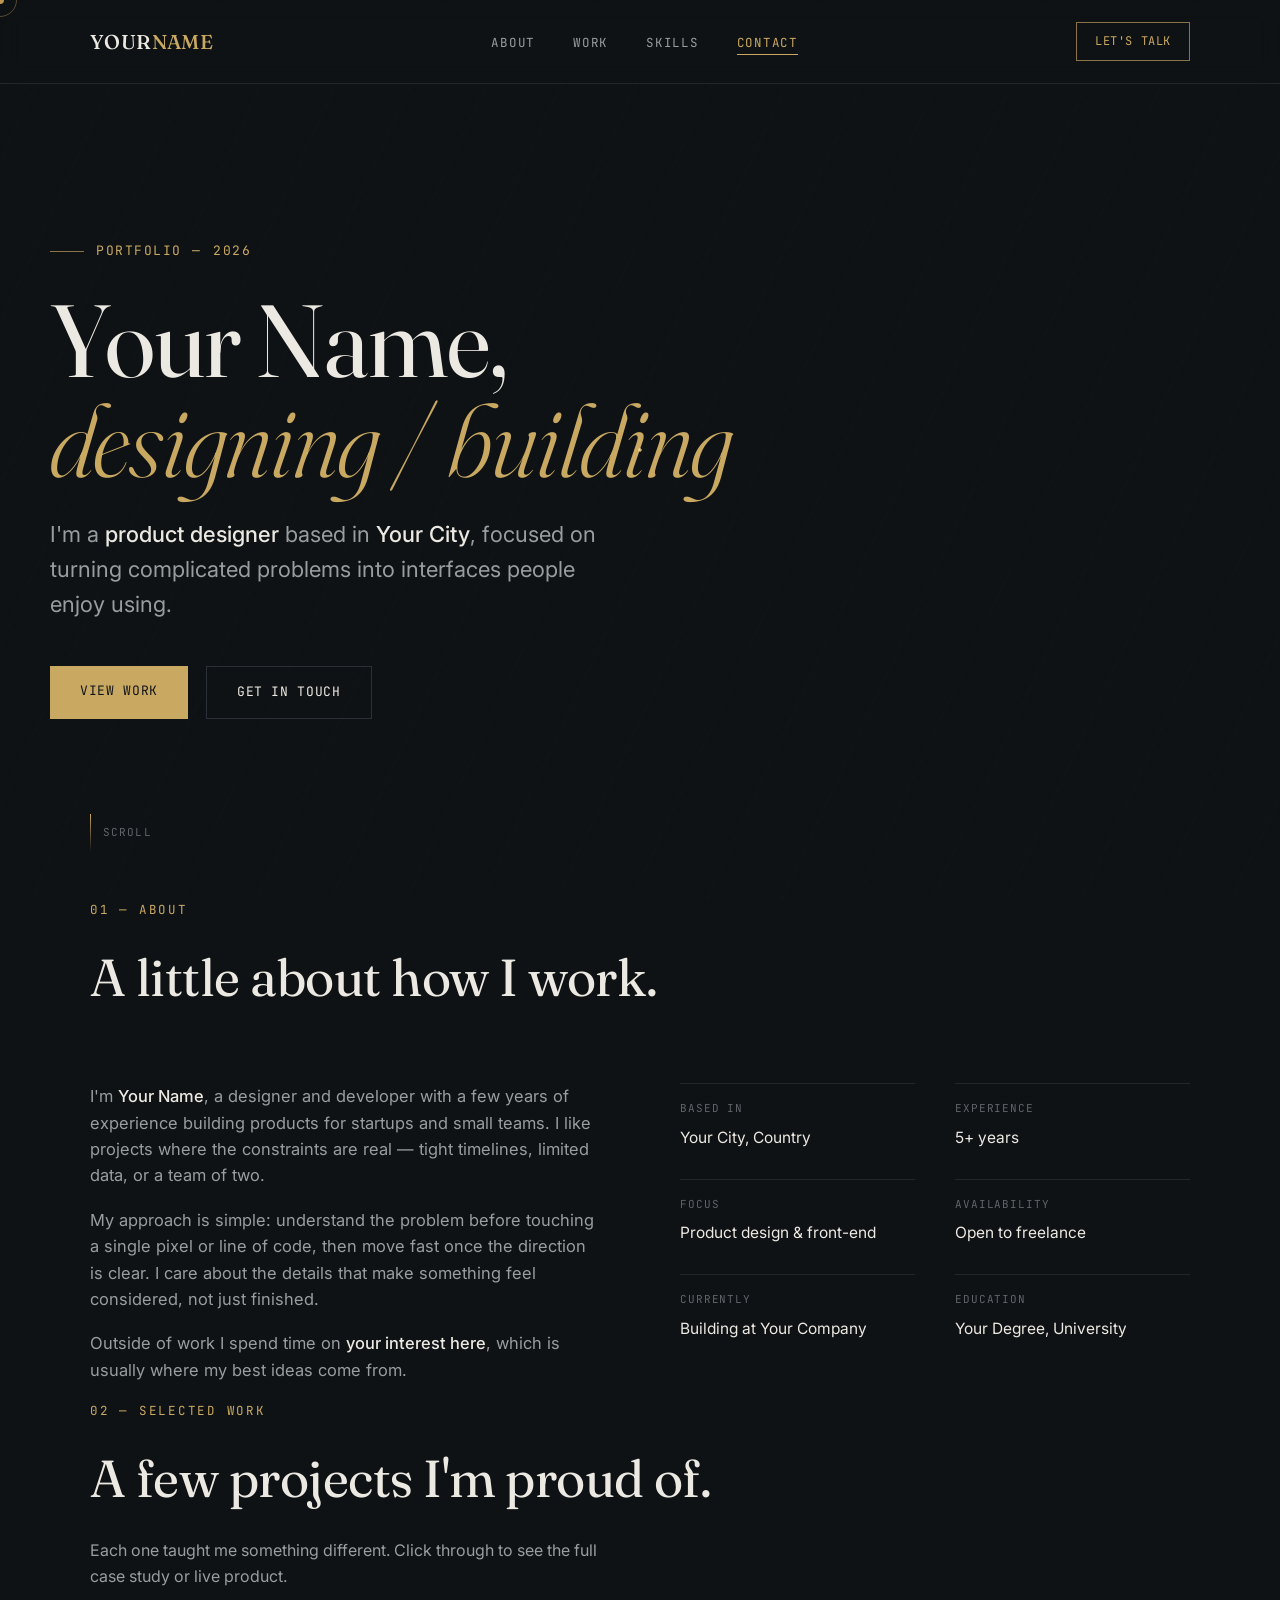
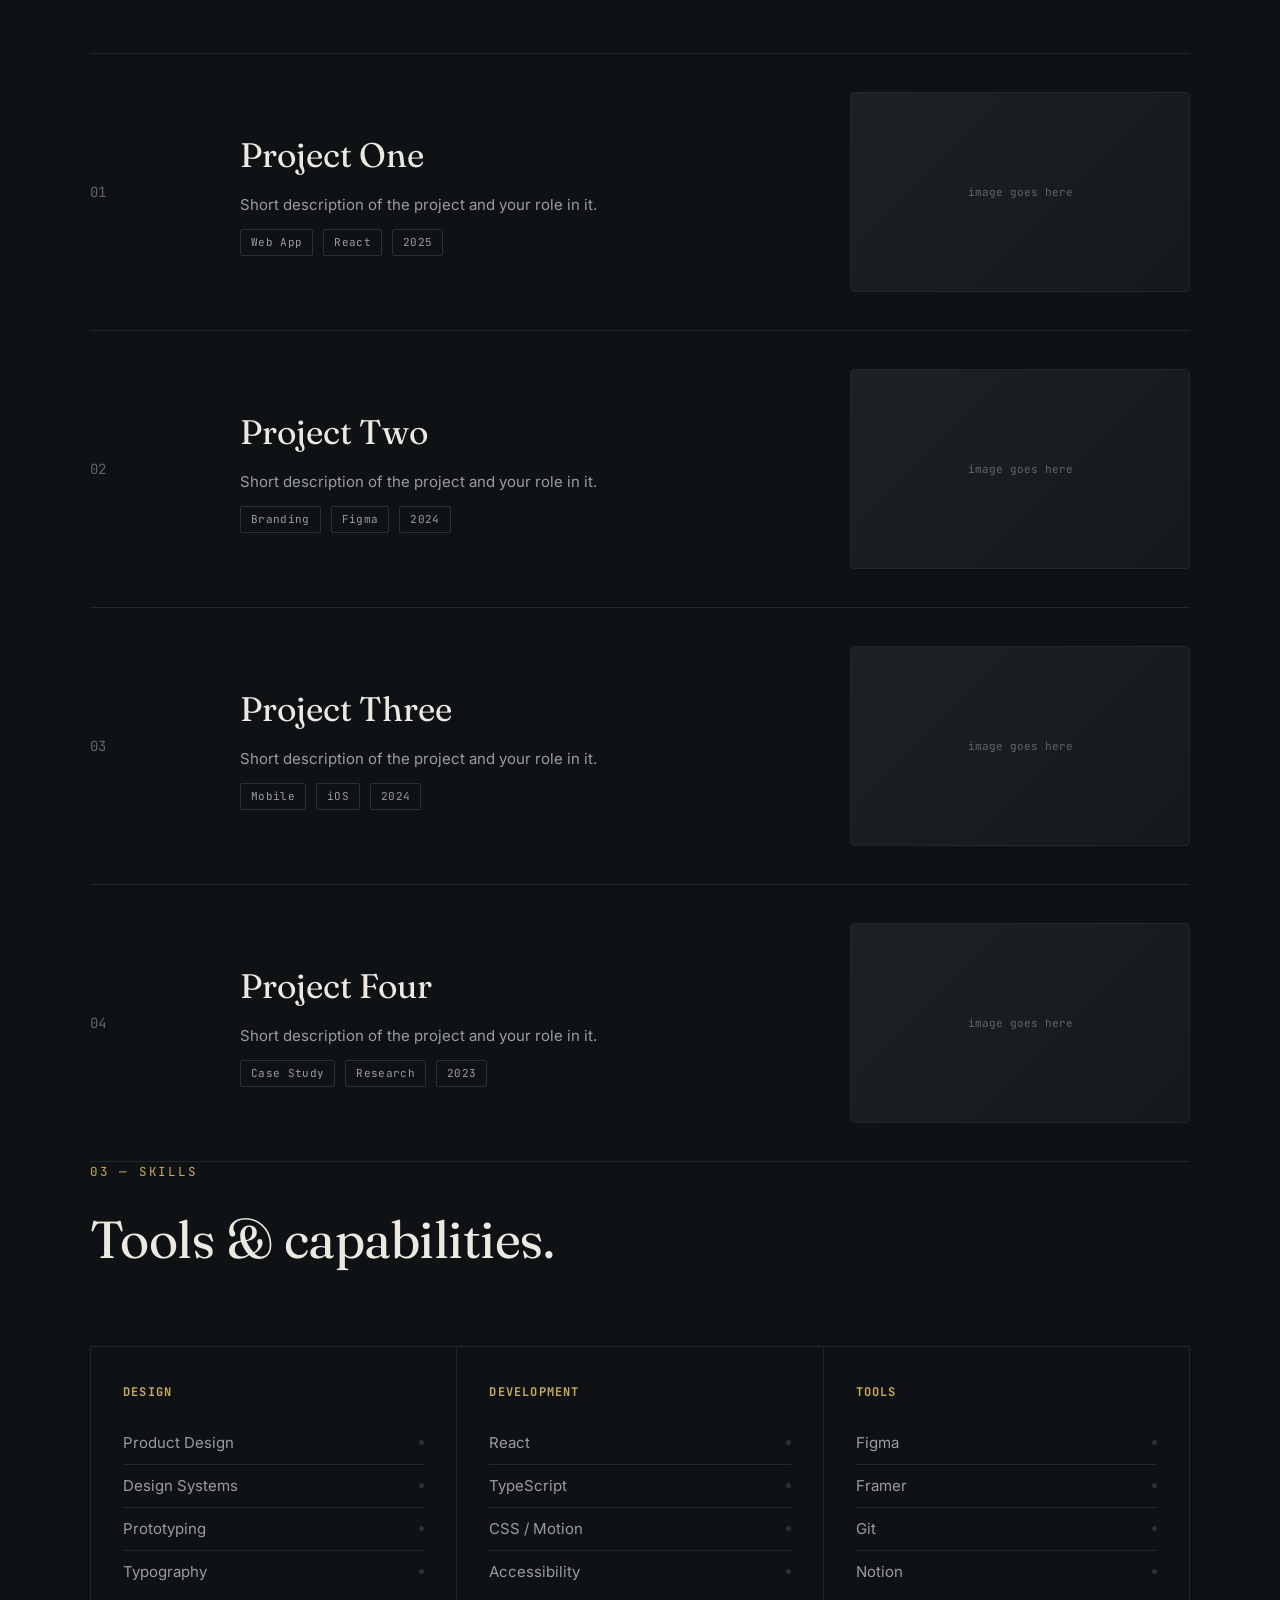
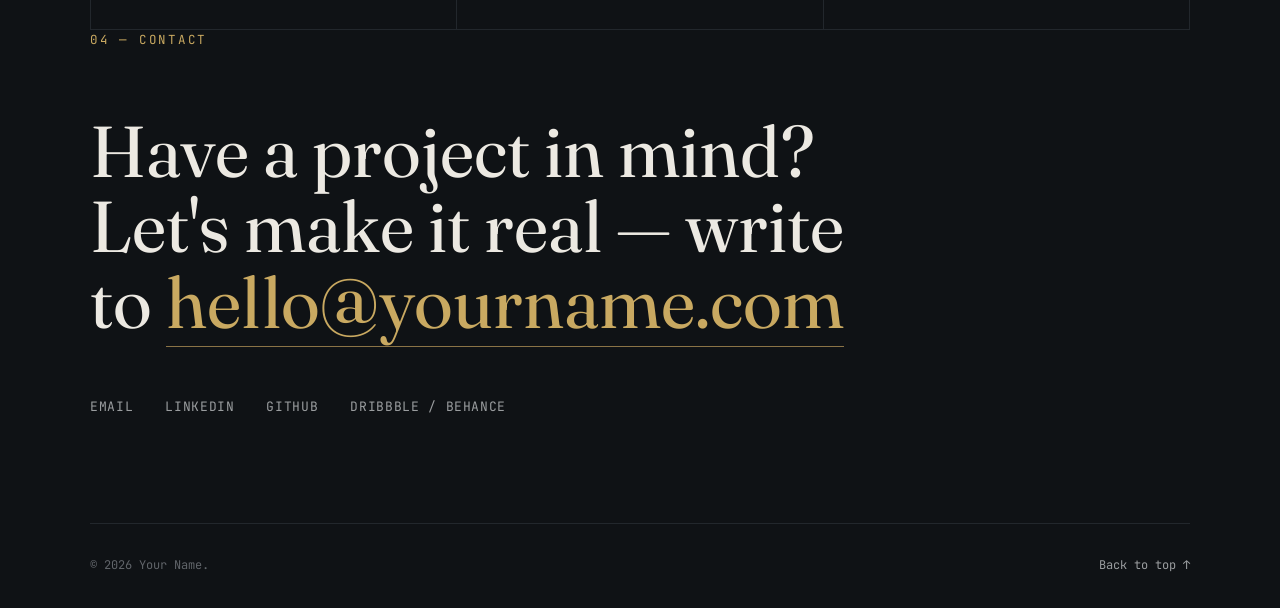
<file: portfolio (2).html>
<!DOCTYPE html>
<html lang="en">
<head>
<meta charset="UTF-8">
<meta name="viewport" content="width=device-width, initial-scale=1.0">
<title>Portfolio</title>
<link rel="preconnect" href="https://fonts.googleapis.com">
<link rel="preconnect" href="https://fonts.gstatic.com" crossorigin>
<link href="https://fonts.googleapis.com/css2?family=Fraunces:opsz,wght@9..144,300;9..144,400;9..144,500;9..144,600&family=Inter:wght@400;500;600&family=JetBrains+Mono:wght@400;500&display=swap" rel="stylesheet">
<style>
:root{
  --bg: #0F1215;
  --bg-alt: #15191D;
  --bg-elev: #1C2126;
  --line: #2A3037;
  --line-soft: #22272C;
  --ink: #ECE9E2;
  --ink-dim: #9A9D9F;
  --ink-faint: #61656A;
  --brass: #C9A961;
  --brass-dim: #8A7346;
  --brass-glow: rgba(201,169,97,0.15);
  --serif: 'Fraunces', Georgia, serif;
  --sans: 'Inter', -apple-system, sans-serif;
  --mono: 'JetBrains Mono', monospace;
  --container: 1180px;
}

*{ margin:0; padding:0; box-sizing:border-box; }
html{ scroll-behavior:smooth; }

@media (prefers-reduced-motion: reduce){
  html{ scroll-behavior:auto; }
  *{ animation-duration:0.01ms !important; animation-iteration-count:1 !important; transition-duration:0.01ms !important; scroll-behavior:auto !important; }
}

body{
  background:var(--bg);
  color:var(--ink);
  font-family:var(--sans);
  line-height:1.6;
  overflow-x:hidden;
  position:relative;
}

body::before{
  content:'';
  position:fixed; inset:0;
  background-image:repeating-linear-gradient(115deg, rgba(255,255,255,0.012) 0px, rgba(255,255,255,0.012) 1px, transparent 1px, transparent 68px);
  pointer-events:none;
  z-index:0;
}

.wrap{ max-width:var(--container); margin:0 auto; padding:0 40px; }
a{ color:inherit; text-decoration:none; }
img{ max-width:100%; display:block; }
::selection{ background:var(--brass); color:#141414; }

.cursor-dot{
  position:fixed; top:0; left:0; width:8px; height:8px; border-radius:50%;
  background:var(--brass); pointer-events:none; z-index:9999;
  transform:translate(-50%,-50%);
  transition:width .25s ease, height .25s ease, opacity .3s ease;
  mix-blend-mode:difference;
}
.cursor-ring{
  position:fixed; top:0; left:0; width:34px; height:34px; border-radius:50%;
  border:1px solid var(--brass-dim); pointer-events:none; z-index:9998;
  transform:translate(-50%,-50%);
  transition:width .3s ease, height .3s ease, opacity .3s ease, border-color .3s ease;
  opacity:0.6;
}
.cursor-ring.hover{ width:60px; height:60px; border-color:var(--brass); opacity:1; }
@media (hover:none){ .cursor-dot, .cursor-ring{ display:none; } }

#trail{
  position:fixed; inset:0; width:100vw; height:100vh; pointer-events:none;
  z-index:9990; mix-blend-mode:screen;
}
@media (hover:none){ #trail{ display:none; } }

.progress-rail{
  position:fixed; top:0; left:0; height:2px; background:var(--brass);
  z-index:1000; width:0%;
  box-shadow:0 0 8px var(--brass-glow);
  transition:width .1s linear;
}

header{
  position:fixed; top:0; left:0; right:0; z-index:500;
  background:rgba(15,18,21,0.72);
  backdrop-filter:blur(10px);
  border-bottom:1px solid var(--line-soft);
}
nav{
  display:flex; align-items:center; justify-content:space-between;
  padding:22px 40px; max-width:var(--container); margin:0 auto;
}
.logo{ font-family:var(--serif); font-size:20px; font-weight:500; letter-spacing:0.02em; }
.logo span{ color:var(--brass); }
.nav-links{ display:flex; gap:38px; list-style:none; }
.nav-links a{
  font-family:var(--mono); font-size:12.5px; letter-spacing:0.06em; text-transform:uppercase;
  color:var(--ink-dim); position:relative; padding-bottom:4px;
}
.nav-links a::after{
  content:''; position:absolute; left:0; bottom:0; width:0; height:1px; background:var(--brass);
  transition:width .3s ease;
}
.nav-links a:hover{ color:var(--ink); }
.nav-links a:hover::after{ width:100%; }
.nav-links a.active{ color:var(--brass); }
.nav-links a.active::after{ width:100%; }
.nav-cta{
  font-family:var(--mono); font-size:12px; letter-spacing:0.05em; text-transform:uppercase;
  border:1px solid var(--brass-dim); padding:9px 18px; color:var(--brass);
  transition:background .3s ease, color .3s ease, border-color .3s ease, transform .25s ease;
}
.nav-cta:hover{ background:var(--brass); color:#12151A; border-color:var(--brass); }
.nav-toggle{ display:none; background:none; border:none; color:var(--ink); font-size:22px; cursor:pointer; }

@media (max-width:820px){
  .nav-links{
    position:fixed; top:65px; left:0; right:0; background:var(--bg-alt);
    flex-direction:column; padding:24px 40px; gap:22px; border-bottom:1px solid var(--line);
    transform:translateY(-140%); transition:transform .35s ease; opacity:0;
  }
  .nav-links.open{ transform:translateY(0); opacity:1; }
  .nav-cta{ display:none; }
  .nav-toggle{ display:block; padding:8px; margin:-8px; }
  section{ padding:96px 0; }
  .hero{ padding:120px 0 64px; }
  .section-head{ margin-bottom:44px; }
}

@media (max-width:640px){
  .wrap{ padding:0 24px; }
  nav{ padding:16px 24px; }
  .nav-links{ top:57px; padding:20px 24px; }
  .logo{ font-size:18px; }
  .scroll-cue{ left:24px; bottom:28px; }
  .hero{ padding:110px 0 56px; }
  .hero h1{ font-size:clamp(38px, 11vw, 64px); }
  .hero-actions{ flex-direction:column; align-items:stretch; }
  .btn{ text-align:center; }
  section{ padding:72px 0; }
  .section-head{ margin-bottom:36px; }
  .facts{ gap:20px 24px; }
  .work-item{ padding:26px 0; }
  .work-visual{ height:180px; }
  .skill-card{ padding:26px 22px; }
  .contact-big{ font-size:clamp(28px,8vw,42px); }
  .social-row{ gap:16px 26px; margin-top:40px; }
  footer{ flex-direction:column; align-items:flex-start; gap:14px; margin-top:72px; }
}

@media (hover:none){
  .work-visual img{ filter:none; transform:none; }
  .work-arrow{ opacity:1; transform:none; }
  .work-item:hover{ padding-left:0; }
}

@media (max-width:380px){
  .facts{ grid-template-columns:1fr; }
  .work-tags{ gap:8px; }
  .tag{ font-size:10px; padding:4px 8px; }
}

.hero{
  min-height:100vh; display:flex; flex-direction:column; justify-content:center;
  position:relative; padding:140px 0 80px;
}
.hero-eyebrow{
  font-family:var(--mono); font-size:13px; color:var(--brass); letter-spacing:0.12em;
  text-transform:uppercase; display:flex; align-items:center; gap:12px; margin-bottom:28px;
  opacity:0; animation:fadeUp .8s ease .1s forwards;
}
.hero-eyebrow::before{ content:''; width:34px; height:1px; background:var(--brass-dim); }
.hero h1{
  font-family:var(--serif); font-weight:400;
  font-size:clamp(48px, 8vw, 104px); line-height:0.98; letter-spacing:-0.01em;
  opacity:0; animation:fadeUp .9s ease .25s forwards;
}
.hero h1 em{ font-style:italic; color:var(--brass); font-weight:300; }
.hero-role{
  font-size:clamp(16px,2.2vw,22px); color:var(--ink-dim);
  margin-top:26px; max-width:560px;
  opacity:0; animation:fadeUp .9s ease .4s forwards;
}
.hero-role strong{ color:var(--ink); font-weight:500; }
.hero-actions{
  display:flex; gap:18px; margin-top:44px; flex-wrap:wrap;
  opacity:0; animation:fadeUp .9s ease .55s forwards;
}
.btn{
  font-family:var(--mono); font-size:13px; letter-spacing:0.05em; text-transform:uppercase;
  padding:15px 30px; display:inline-block;
  transition:transform .25s ease, background .3s ease, border-color .3s ease, color .3s ease;
}
.btn-primary{ background:var(--brass); color:#12151A; }
.btn-primary:hover{ background:#DEC07E; }
.btn-ghost{ border:1px solid var(--line); color:var(--ink); }
.btn-ghost:hover{ border-color:var(--brass-dim); color:var(--brass); }

.scroll-cue{
  position:absolute; bottom:48px; left:40px; display:flex; align-items:center; gap:12px;
  font-family:var(--mono); font-size:11px; color:var(--ink-faint); letter-spacing:0.1em;
  opacity:0; animation:fadeUp .9s ease .8s forwards;
}
.scroll-cue .line{ width:1px; height:38px; background:linear-gradient(var(--brass), transparent); position:relative; overflow:hidden; }
.scroll-cue .line::after{
  content:''; position:absolute; top:-100%; left:0; width:100%; height:100%;
  background:var(--brass); animation:scrollDrip 2.2s ease-in-out infinite;
}
@keyframes scrollDrip{ 0%{top:-100%;} 60%{top:100%;} 100%{top:100%;} }
@keyframes fadeUp{ from{ opacity:0; transform:translateY(22px); } to{ opacity:1; transform:translateY(0); } }

section{ position:relative; padding:140px 0; z-index:1; }
.section-head{ margin-bottom:64px; }
.eyebrow{
  font-family:var(--mono); font-size:12.5px; color:var(--brass); letter-spacing:0.14em;
  text-transform:uppercase; margin-bottom:16px; display:block;
}
h2{ font-family:var(--serif); font-weight:400; font-size:clamp(32px,4.2vw,52px); letter-spacing:-0.01em; max-width:640px; }
.section-sub{ color:var(--ink-dim); max-width:520px; margin-top:18px; font-size:16px; }

.reveal{ opacity:0; transform:translateY(36px); transition:opacity .8s ease, transform .8s ease; }
.reveal.in{ opacity:1; transform:translateY(0); }

.about-grid{ display:grid; grid-template-columns:1fr 1fr; gap:80px; align-items:start; }
.about-text p{ color:var(--ink-dim); font-size:16.5px; margin-bottom:18px; max-width:520px; }
.about-text p strong{ color:var(--ink); font-weight:500; }
.facts{ display:grid; grid-template-columns:1fr 1fr; gap:28px 40px; }
.fact{ border-top:1px solid var(--line-soft); padding-top:16px; }
.fact-label{ font-family:var(--mono); font-size:11px; color:var(--ink-faint); text-transform:uppercase; letter-spacing:0.08em; margin-bottom:8px; }
.fact-value{ font-size:15.5px; color:var(--ink); }
@media (max-width:820px){ .about-grid{ grid-template-columns:1fr; gap:48px; } }

.work-list{ display:flex; flex-direction:column; }
.work-item{
  display:grid; grid-template-columns:110px 1fr 340px; gap:40px; align-items:center;
  padding:38px 0; border-top:1px solid var(--line-soft);
  position:relative; cursor:pointer; transition:padding .35s ease;
  perspective:900px;
}
.work-list .work-item:last-child{ border-bottom:1px solid var(--line-soft); }
.work-item:hover{ padding-left:14px; }
.work-index{ font-family:var(--mono); color:var(--ink-faint); font-size:14px; }
.work-main h3{
  font-family:var(--serif); font-weight:400; font-size:clamp(24px,3vw,34px);
  transition:color .3s ease; display:flex; align-items:center; gap:14px;
}
.work-item:hover .work-main h3{ color:var(--brass); }
.work-arrow{ opacity:0; transform:translateX(-6px); transition:all .3s ease; color:var(--brass); }
.work-item:hover .work-arrow{ opacity:1; transform:translateX(0); }
.work-tags{ display:flex; gap:10px; margin-top:12px; flex-wrap:wrap; }
.tag{
  font-family:var(--mono); font-size:11px; color:var(--ink-dim); border:1px solid var(--line);
  padding:4px 10px; border-radius:2px; letter-spacing:0.03em;
}
.work-visual{
  height:200px; border-radius:4px; overflow:hidden; position:relative;
  background:var(--bg-elev); border:1px solid var(--line-soft);
  transition:transform .15s ease-out;
  transform-style:preserve-3d;
}
.work-visual img{ width:100%; height:100%; object-fit:cover; transform:scale(1.06); transition:transform .6s ease, filter .6s ease; filter:grayscale(60%) brightness(0.85); }
.work-item:hover .work-visual img{ transform:scale(1); filter:grayscale(0%) brightness(1); }
.work-visual .spotlight{
  position:absolute; inset:0; pointer-events:none; opacity:0; transition:opacity .3s ease;
  background:radial-gradient(180px circle at var(--mx,50%) var(--my,50%), var(--brass-glow), transparent 70%);
}
.work-item:hover .spotlight{ opacity:1; }
.work-visual .ph{
  width:100%; height:100%; display:flex; align-items:center; justify-content:center;
  font-family:var(--mono); font-size:11px; color:var(--ink-faint); text-align:center; padding:16px;
  background:linear-gradient(135deg, var(--bg-elev), var(--bg-alt));
}
@media (max-width:900px){
  .work-item{ grid-template-columns:1fr; gap:18px; }
  .work-visual{ order:-1; height:220px; }
}

.skills-grid{ display:grid; grid-template-columns:repeat(3, 1fr); gap:1px; background:var(--line-soft); border:1px solid var(--line-soft); }
.skill-card{ background:var(--bg); padding:36px 32px; transition:background .4s ease; }
.skill-card:hover{ background:var(--bg-alt); }
.skill-card h4{ font-family:var(--mono); font-size:12px; color:var(--brass); text-transform:uppercase; letter-spacing:0.1em; margin-bottom:20px; }
.skill-card ul{ list-style:none; }
.skill-card li{
  color:var(--ink-dim); font-size:15px; padding:9px 0; border-top:1px solid var(--line-soft);
  display:flex; justify-content:space-between; align-items:center;
}
.skill-card li:first-child{ border-top:none; }
.skill-card li::after{ content:''; width:5px; height:5px; border-radius:50%; background:var(--line); transition:background .3s ease; }
.skill-card li:hover{ color:var(--ink); }
.skill-card li:hover::after{ background:var(--brass); }
@media (max-width:820px){ .skills-grid{ grid-template-columns:1fr; } }

.contact-big{ font-family:var(--serif); font-weight:400; font-size:clamp(36px,6vw,72px); line-height:1.05; max-width:820px; }
.contact-big a{ color:var(--brass); border-bottom:1px solid var(--brass-dim); transition:opacity .3s ease; }
.contact-big a:hover{ opacity:0.75; }
.social-row{ display:flex; gap:32px; margin-top:56px; flex-wrap:wrap; }
.social-row a{
  font-family:var(--mono); font-size:13px; letter-spacing:0.05em; text-transform:uppercase;
  color:var(--ink-dim); position:relative; padding-bottom:6px;
}
.social-row a::after{ content:''; position:absolute; left:0; bottom:0; width:0; height:1px; background:var(--brass); transition:width .3s ease; }
.social-row a:hover{ color:var(--ink); }
.social-row a:hover::after{ width:100%; }

footer{
  border-top:1px solid var(--line-soft); padding:32px 0; margin-top:100px;
  display:flex; justify-content:space-between; align-items:center; flex-wrap:wrap; gap:12px;
}
footer p{ font-family:var(--mono); font-size:12px; color:var(--ink-faint); }
.to-top{ font-family:var(--mono); font-size:12px; color:var(--ink-dim); }
.to-top:hover{ color:var(--brass); }

.toast{
  position:fixed; left:50%; bottom:36px; transform:translateX(-50%) translateY(16px);
  background:var(--bg-elev); border:1px solid var(--line); border-left:2px solid var(--brass);
  color:var(--ink); font-family:var(--mono); font-size:12.5px; letter-spacing:0.03em;
  padding:13px 22px; border-radius:2px; z-index:2000;
  opacity:0; pointer-events:none; transition:opacity .3s ease, transform .3s ease;
}
.toast.show{ opacity:1; transform:translateX(-50%) translateY(0); }
</style>
</head>
<body>

<canvas id="trail"></canvas>
<div class="cursor-dot" id="cursorDot"></div>
<div class="cursor-ring" id="cursorRing"></div>
<div class="progress-rail" id="progressRail"></div>
<div class="toast" id="toast"></div>

<header>
  <nav>
    <a href="#top" class="logo" data-hover>YOUR<span>NAME</span></a>
    <ul class="nav-links" id="navLinks">
      <li><a href="#about" data-hover>About</a></li>
      <li><a href="#work" data-hover>Work</a></li>
      <li><a href="#skills" data-hover>Skills</a></li>
      <li><a href="#contact" data-hover>Contact</a></li>
    </ul>
    <a href="#contact" class="nav-cta" data-hover>Let's talk</a>
    <button class="nav-toggle" id="navToggle" aria-label="Toggle menu">&#9776;</button>
  </nav>
</header>

<main id="top">

  <section class="hero wrap">
    <p class="hero-eyebrow">Portfolio — <span id="year"></span></p>
    <h1>Your Name,<br><em>designing / building</em></h1>
    <p class="hero-role">I'm a <strong id="roleText">product designer</strong> based in <strong>Your City</strong>, focused on turning
      complicated problems into interfaces people enjoy using.</p>
    <div class="hero-actions">
      <a href="#work" class="btn btn-primary" data-hover>View Work</a>
      <a href="#contact" class="btn btn-ghost" data-hover>Get in Touch</a>
    </div>
    <div class="scroll-cue"><span class="line"></span><span>SCROLL</span></div>
  </section>

  <section id="about" class="wrap">
    <div class="section-head reveal">
      <span class="eyebrow">01 — About</span>
      <h2>A little about how I work.</h2>
    </div>
    <div class="about-grid">
      <div class="about-text reveal">
        <p>I'm <strong>Your Name</strong>, a designer and developer with a few years of experience
          building products for startups and small teams. I like projects where the constraints are real —
          tight timelines, limited data, or a team of two.</p>
        <p>My approach is simple: understand the problem before touching a single pixel or line of code, then
          move fast once the direction is clear. I care about the details that make something feel considered,
          not just finished.</p>
        <p>Outside of work I spend time on <strong>your interest here</strong>, which is usually where
          my best ideas come from.</p>
      </div>
      <div class="facts reveal">
        <div class="fact"><div class="fact-label">Based in</div><div class="fact-value">Your City, Country</div></div>
        <div class="fact"><div class="fact-label">Experience</div><div class="fact-value">5+ years</div></div>
        <div class="fact"><div class="fact-label">Focus</div><div class="fact-value">Product design &amp; front-end</div></div>
        <div class="fact"><div class="fact-label">Availability</div><div class="fact-value">Open to freelance</div></div>
        <div class="fact"><div class="fact-label">Currently</div><div class="fact-value">Building at Your Company</div></div>
        <div class="fact"><div class="fact-label">Education</div><div class="fact-value">Your Degree, University</div></div>
      </div>
    </div>
  </section>

  <section id="work" class="wrap">
    <div class="section-head reveal">
      <span class="eyebrow">02 — Selected Work</span>
      <h2>A few projects I'm proud of.</h2>
      <p class="section-sub">Each one taught me something different. Click through to see the full case study or live product.</p>
    </div>
    <div class="work-list" id="workList"></div>
  </section>

  <section id="skills" class="wrap">
    <div class="section-head reveal">
      <span class="eyebrow">03 — Skills</span>
      <h2>Tools &amp; capabilities.</h2>
    </div>
    <div class="skills-grid reveal" id="skillsGrid"></div>
  </section>

  <section id="contact" class="wrap">
    <div class="section-head reveal">
      <span class="eyebrow">04 — Contact</span>
    </div>
    <div class="contact-inner reveal">
      <p class="contact-big">Have a project in mind? Let's make it real —
        write to <a href="mailto:hello@yourname.com" data-hover id="emailLink">hello@yourname.com</a></p>
      <div class="social-row" id="socialRow"></div>
    </div>
    <footer>
      <p>&copy; <span id="yearFooter"></span> Your Name.</p>
      <a href="#top" class="to-top" data-hover>Back to top ↑</a>
    </footer>
  </section>

</main>

<script>
const site = {
  role: "product designer",
  email: "hello@yourname.com",
  projects: [
    { title: "Project One", tags: ["Web App", "React", "2025"], description: "Short description of the project and your role in it.", link: "https://example.com", image: null },
    { title: "Project Two", tags: ["Branding", "Figma", "2024"], description: "Short description of the project and your role in it.", link: "https://example.com", image: null },
    { title: "Project Three", tags: ["Mobile", "iOS", "2024"], description: "Short description of the project and your role in it.", link: "https://example.com", image: null },
    { title: "Project Four", tags: ["Case Study", "Research", "2023"], description: "Short description of the project and your role in it.", link: "https://example.com", image: null }
  ],
  skills: {
    "Design": ["Product Design", "Design Systems", "Prototyping", "Typography"],
    "Development": ["React", "TypeScript", "CSS / Motion", "Accessibility"],
    "Tools": ["Figma", "Framer", "Git", "Notion"]
  },
  socials: [
    { label: "Email", url: "mailto:hello@yourname.com" },
    { label: "LinkedIn", url: "https://linkedin.com/in/yourname" },
    { label: "GitHub", url: "https://github.com/yourname" },
    { label: "Dribbble / Behance", url: "https://dribbble.com/yourname" }
  ]
};

document.getElementById('year').textContent = new Date().getFullYear();
document.getElementById('yearFooter').textContent = new Date().getFullYear();
document.getElementById('roleText').textContent = site.role;
document.getElementById('emailLink').textContent = site.email;
document.getElementById('emailLink').href = "mailto:" + site.email;

const workList = document.getElementById('workList');
site.projects.forEach((p, i) => {
  const item = document.createElement('a');
  item.className = 'work-item';
  item.href = p.link;
  item.target = '_blank';
  item.rel = 'noopener noreferrer';
  item.setAttribute('data-hover', '');
  const num = String(i + 1).padStart(2, '0');
  item.innerHTML = `
    <div class="work-index">${num}</div>
    <div class="work-main">
      <h3>${p.title} <span class="work-arrow">→</span></h3>
      <p style="color:var(--ink-dim); margin-top:10px; max-width:440px; font-size:15px;">${p.description}</p>
      <div class="work-tags">${p.tags.map(t => `<span class="tag">${t}</span>`).join('')}</div>
    </div>
    <div class="work-visual">
      <div class="spotlight"></div>
      ${p.image ? `<img src="${p.image}" alt="${p.title}">` : `<div class="ph">image goes here</div>`}
    </div>
  `;
  workList.appendChild(item);

  const visual = item.querySelector('.work-visual');
  visual.addEventListener('mousemove', (e) => {
    const r = visual.getBoundingClientRect();
    const px = (e.clientX - r.left) / r.width;
    const py = (e.clientY - r.top) / r.height;
    visual.style.setProperty('--mx', (px * 100) + '%');
    visual.style.setProperty('--my', (py * 100) + '%');
    const rotY = (px - 0.5) * 12;
    const rotX = (0.5 - py) * 12;
    visual.style.transform = `rotateX(${rotX}deg) rotateY(${rotY}deg) scale(1.03)`;
  });
  visual.addEventListener('mouseleave', () => { visual.style.transform = ''; });
});

const skillsGrid = document.getElementById('skillsGrid');
Object.entries(site.skills).forEach(([cat, items]) => {
  const card = document.createElement('div');
  card.className = 'skill-card';
  card.innerHTML = `<h4>${cat}</h4><ul>${items.map(i => `<li>${i}</li>`).join('')}</ul>`;
  skillsGrid.appendChild(card);
});

const socialRow = document.getElementById('socialRow');
site.socials.forEach(s => {
  const a = document.createElement('a');
  a.href = s.url;
  a.textContent = s.label;
  a.setAttribute('data-hover', '');
  if (!s.url.startsWith('mailto')) { a.target = '_blank'; a.rel = 'noopener noreferrer'; }
  if (s.url.startsWith('mailto')) a.addEventListener('click', () => copyEmail());
  socialRow.appendChild(a);
});

const toast = document.getElementById('toast');
let toastTimer;
function showToast(msg){
  toast.textContent = msg;
  toast.classList.add('show');
  clearTimeout(toastTimer);
  toastTimer = setTimeout(() => toast.classList.remove('show'), 2200);
}
function copyEmail(){
  navigator.clipboard?.writeText(site.email).then(() => showToast('Email copied — ' + site.email));
}
document.getElementById('emailLink').addEventListener('click', () => copyEmail());

const dot = document.getElementById('cursorDot');
const ring = document.getElementById('cursorRing');
let mx = 0, my = 0, rx = 0, ry = 0;
window.addEventListener('mousemove', (e) => {
  mx = e.clientX; my = e.clientY;
  dot.style.left = mx + 'px'; dot.style.top = my + 'px';
});
function animateRing(){
  rx += (mx - rx) * 0.18;
  ry += (my - ry) * 0.18;
  ring.style.left = rx + 'px'; ring.style.top = ry + 'px';
  requestAnimationFrame(animateRing);
}
animateRing();
document.querySelectorAll('[data-hover]').forEach(el => {
  el.addEventListener('mouseenter', () => ring.classList.add('hover'));
  el.addEventListener('mouseleave', () => ring.classList.remove('hover'));
});

const reduceMotion = window.matchMedia('(prefers-reduced-motion: reduce)').matches;
const canvas = document.getElementById('trail');
const ctx = canvas.getContext('2d');
let cw, ch, dpr;

function sizeCanvas(){
  dpr = Math.min(window.devicePixelRatio || 1, 2);
  cw = window.innerWidth; ch = window.innerHeight;
  canvas.width = cw * dpr; canvas.height = ch * dpr;
  canvas.style.width = cw + 'px'; canvas.style.height = ch + 'px';
  ctx.setTransform(dpr, 0, 0, dpr, 0, 0);
}
sizeCanvas();
window.addEventListener('resize', sizeCanvas);

if (!reduceMotion && window.matchMedia('(hover:hover)').matches) {
  const brassRGB = '201,169,97';
  let points = [];
  let tx = window.innerWidth / 2, ty = window.innerHeight / 2;
  let px = tx, py = ty;

  window.addEventListener('mousemove', (e) => { tx = e.clientX; ty = e.clientY; });

  function drawTrail(){
    ctx.clearRect(0, 0, cw, ch);

    px += (tx - px) * 0.35;
    py += (ty - py) * 0.35;
    points.push({ x: px, y: py, life: 1 });

    ctx.lineCap = 'round';
    ctx.lineJoin = 'round';

    for (let i = 1; i < points.length - 1; i++) {
      const p0 = points[i - 1], p1 = points[i], p2 = points[i + 1];
      const alpha = Math.max(p1.life, 0) * 0.5;
      if (alpha <= 0) continue;
      const midA = { x: (p0.x + p1.x) / 2, y: (p0.y + p1.y) / 2 };
      const midB = { x: (p1.x + p2.x) / 2, y: (p1.y + p2.y) / 2 };
      ctx.beginPath();
      ctx.moveTo(midA.x, midA.y);
      ctx.quadraticCurveTo(p1.x, p1.y, midB.x, midB.y);
      ctx.strokeStyle = `rgba(${brassRGB},${alpha})`;
      ctx.lineWidth = 3.2 * p1.life;
      ctx.shadowColor = `rgba(${brassRGB},${alpha * 0.8})`;
      ctx.shadowBlur = 12;
      ctx.stroke();
    }

    for (let i = points.length - 1; i >= 0; i--) {
      points[i].life -= 0.024;
      if (points[i].life <= 0) points.splice(i, 1);
    }
    if (points.length > 140) points.splice(0, points.length - 140);

    requestAnimationFrame(drawTrail);
  }
  requestAnimationFrame(drawTrail);
}

const progressRail = document.getElementById('progressRail');
window.addEventListener('scroll', () => {
  const h = document.documentElement;
  progressRail.style.width = (h.scrollTop / (h.scrollHeight - h.clientHeight) * 100) + '%';
});

const io = new IntersectionObserver((entries) => {
  entries.forEach(entry => { if (entry.isIntersecting) entry.target.classList.add('in'); });
}, { threshold: 0.15 });
document.querySelectorAll('.reveal').forEach(el => io.observe(el));

const navToggle = document.getElementById('navToggle');
const navLinks = document.getElementById('navLinks');
navToggle.addEventListener('click', () => navLinks.classList.toggle('open'));
navLinks.querySelectorAll('a').forEach(a => a.addEventListener('click', () => navLinks.classList.remove('open')));

if (window.matchMedia('(hover:hover)').matches) {
  document.querySelectorAll('.btn, .nav-cta').forEach(el => {
    el.addEventListener('mousemove', (e) => {
      const r = el.getBoundingClientRect();
      const x = (e.clientX - r.left - r.width / 2) * 0.35;
      const y = (e.clientY - r.top - r.height / 2) * 0.35;
      el.style.transform = `translate(${x}px, ${y}px)`;
    });
    el.addEventListener('mouseleave', () => { el.style.transform = ''; });
  });
}

const sectionEls = document.querySelectorAll('main section[id]');
const navAnchors = document.querySelectorAll('.nav-links a');
const spy = new IntersectionObserver((entries) => {
  entries.forEach(entry => {
    if (!entry.isIntersecting) return;
    navAnchors.forEach(a => a.classList.toggle('active', a.getAttribute('href') === '#' + entry.target.id));
  });
}, { rootMargin: '-45% 0px -45% 0px' });
sectionEls.forEach(s => spy.observe(s));

console.log('%cLooking around, huh?', 'color:#C9A961; font-family:monospace; font-size:13px;');
console.log('%cFeel free to poke at the code — nothing here is minified.', 'color:#9A9D9F; font-family:monospace; font-size:12px;');

</script>

</body>
</html>
</file>
